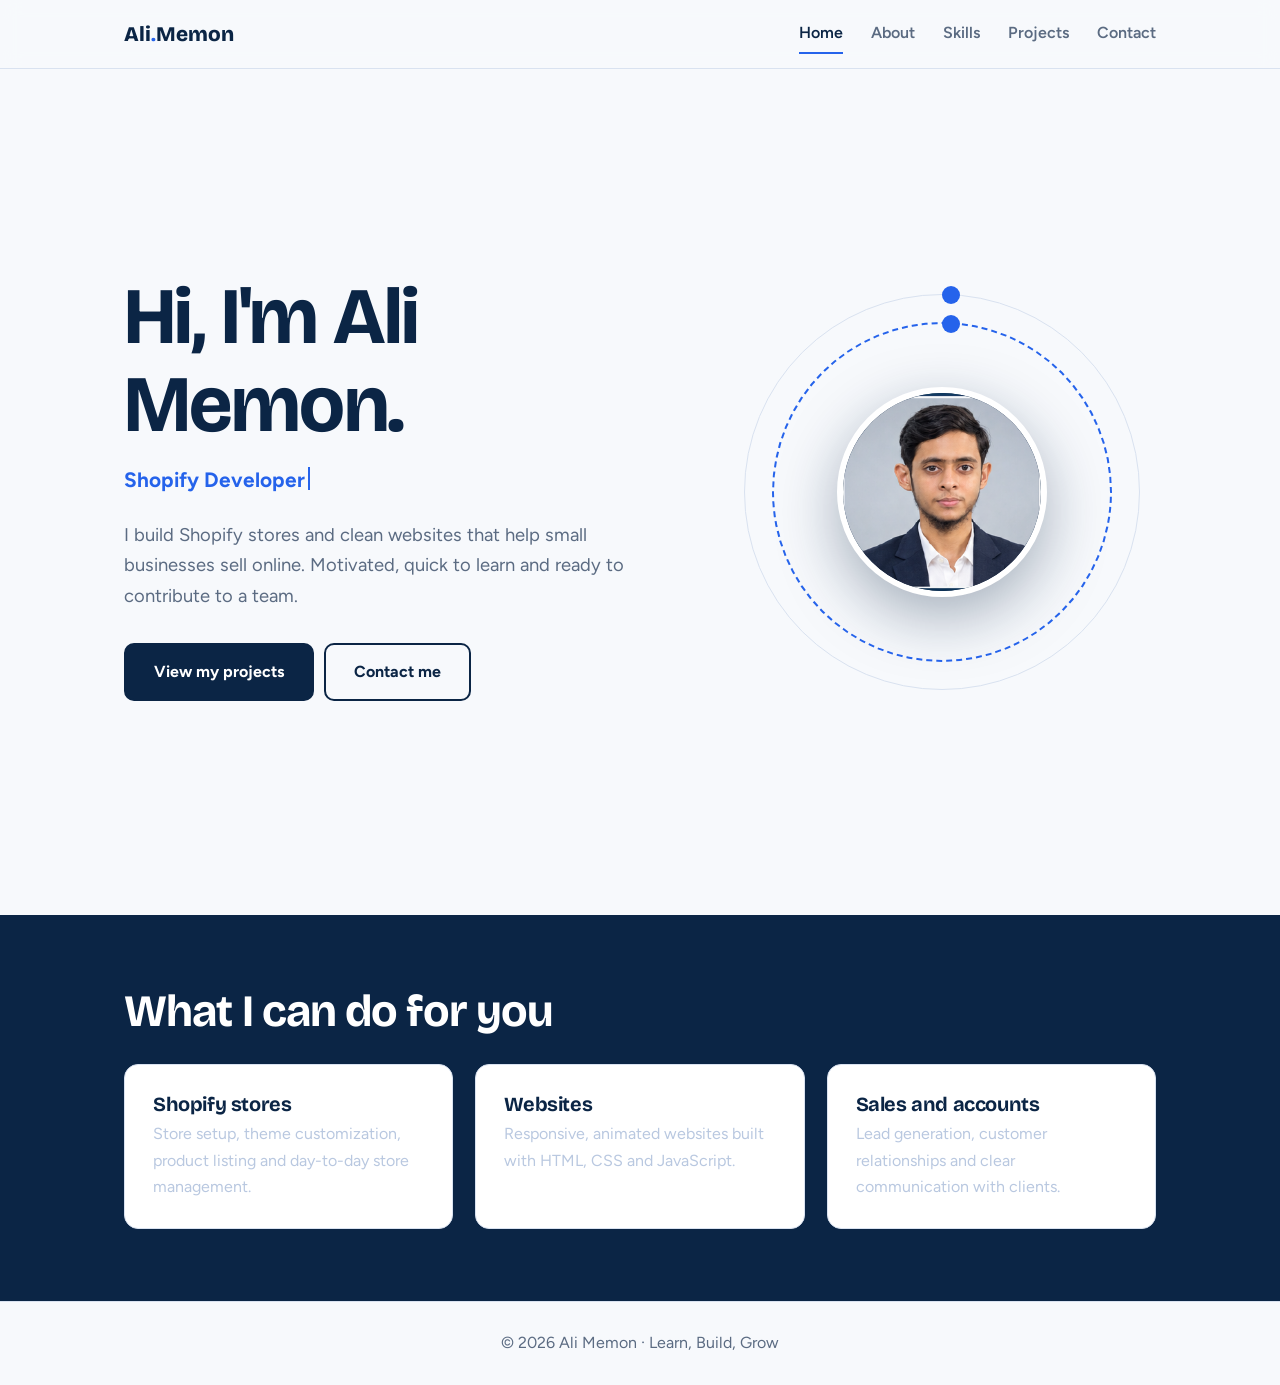
<file: index.html>
<!DOCTYPE html><html lang="en"><head><meta charset="utf-8"><meta name="viewport" content="width=device-width,initial-scale=1">
<title>Home | Ali Memon - Shopify &amp; Web Developer</title><meta name="description" content="Ali Memon - Shopify developer, web developer and sales professional from Pakistan.">
<link rel="preconnect" href="https://fonts.googleapis.com"><link rel="preconnect" href="https://fonts.gstatic.com" crossorigin>
<link href="https://fonts.googleapis.com/css2?family=Bricolage+Grotesque:wght@600;800&family=Figtree:wght@400;600;700&display=swap" rel="stylesheet">
<link rel="stylesheet" href="style.css"></head><body data-page="index.html"><main>
<section class="hero"><div class="wrap"><div>
<h1>Hi, I'm Ali Memon.</h1><div class="type" id="type"></div>
<p class="lead">I build Shopify stores and clean websites that help small businesses sell online. Motivated, quick to learn and ready to contribute to a team.</p>
<a class="btn" href="projects.html">View my projects</a><a class="btn alt" href="contact.html">Contact me</a></div>
<div class="orb"><div class="ring r2"><i></i></div><div class="ring"><i></i></div><div class="core"><img src="photo.png" alt="Ali Memon"></div></div></div></section>
<section class="band"><div class="wrap"><h2 class="rv">What I can do for you</h2><div class="grid">
<div class="card rv"><h3 style="color:#0b2545">Shopify stores</h3><p>Store setup, theme customization, product listing and day-to-day store management.</p></div>
<div class="card rv"><h3 style="color:#0b2545">Websites</h3><p>Responsive, animated websites built with HTML, CSS and JavaScript.</p></div>
<div class="card rv"><h3 style="color:#0b2545">Sales and accounts</h3><p>Lead generation, customer relationships and clear communication with clients.</p></div></div></div></section>
</main><script src="main.js"></script></body></html>
</file>
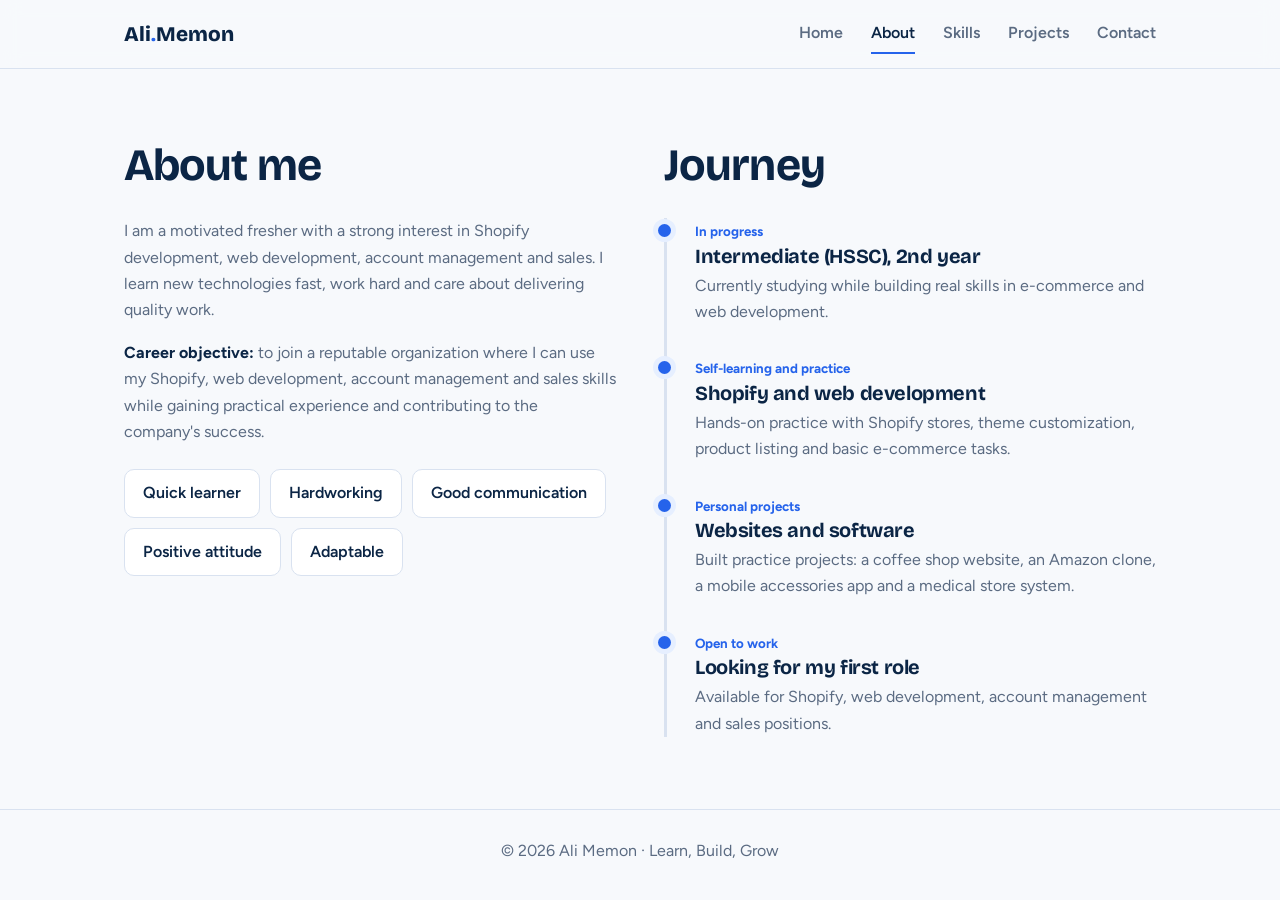
<file: about.html>
<!DOCTYPE html><html lang="en"><head><meta charset="utf-8"><meta name="viewport" content="width=device-width,initial-scale=1">
<title>About | Ali Memon - Shopify &amp; Web Developer</title><meta name="description" content="Ali Memon - Shopify developer, web developer and sales professional from Pakistan.">
<link rel="preconnect" href="https://fonts.googleapis.com"><link rel="preconnect" href="https://fonts.gstatic.com" crossorigin>
<link href="https://fonts.googleapis.com/css2?family=Bricolage+Grotesque:wght@600;800&family=Figtree:wght@400;600;700&display=swap" rel="stylesheet">
<link rel="stylesheet" href="style.css"></head><body data-page="about.html"><main>
<section><div class="wrap two"><div><h2 class="rv">About me</h2>
<p class="rv" style="color:#5b6b82;margin-bottom:16px">I am a motivated fresher with a strong interest in Shopify development, web development, account management and sales. I learn new technologies fast, work hard and care about delivering quality work.</p>
<p class="rv" style="color:#5b6b82;margin-bottom:24px"><b style="color:#0b2545">Career objective:</b> to join a reputable organization where I can use my Shopify, web development, account management and sales skills while gaining practical experience and contributing to the company's success.</p>
<div class="chips rv"><span>Quick learner</span><span>Hardworking</span><span>Good communication</span><span>Positive attitude</span><span>Adaptable</span></div></div>
<div><h2 class="rv">Journey</h2><div class="tl">
<div class="rv"><small>In progress</small><h3>Intermediate (HSSC), 2nd year</h3><p>Currently studying while building real skills in e-commerce and web development.</p></div>
<div class="rv"><small>Self-learning and practice</small><h3>Shopify and web development</h3><p>Hands-on practice with Shopify stores, theme customization, product listing and basic e-commerce tasks.</p></div>
<div class="rv"><small>Personal projects</small><h3>Websites and software</h3><p>Built practice projects: a coffee shop website, an Amazon clone, a mobile accessories app and a medical store system.</p></div>
<div class="rv"><small>Open to work</small><h3>Looking for my first role</h3><p>Available for Shopify, web development, account management and sales positions.</p></div></div></div></div></section>
</main><script src="main.js"></script></body></html>
</file>
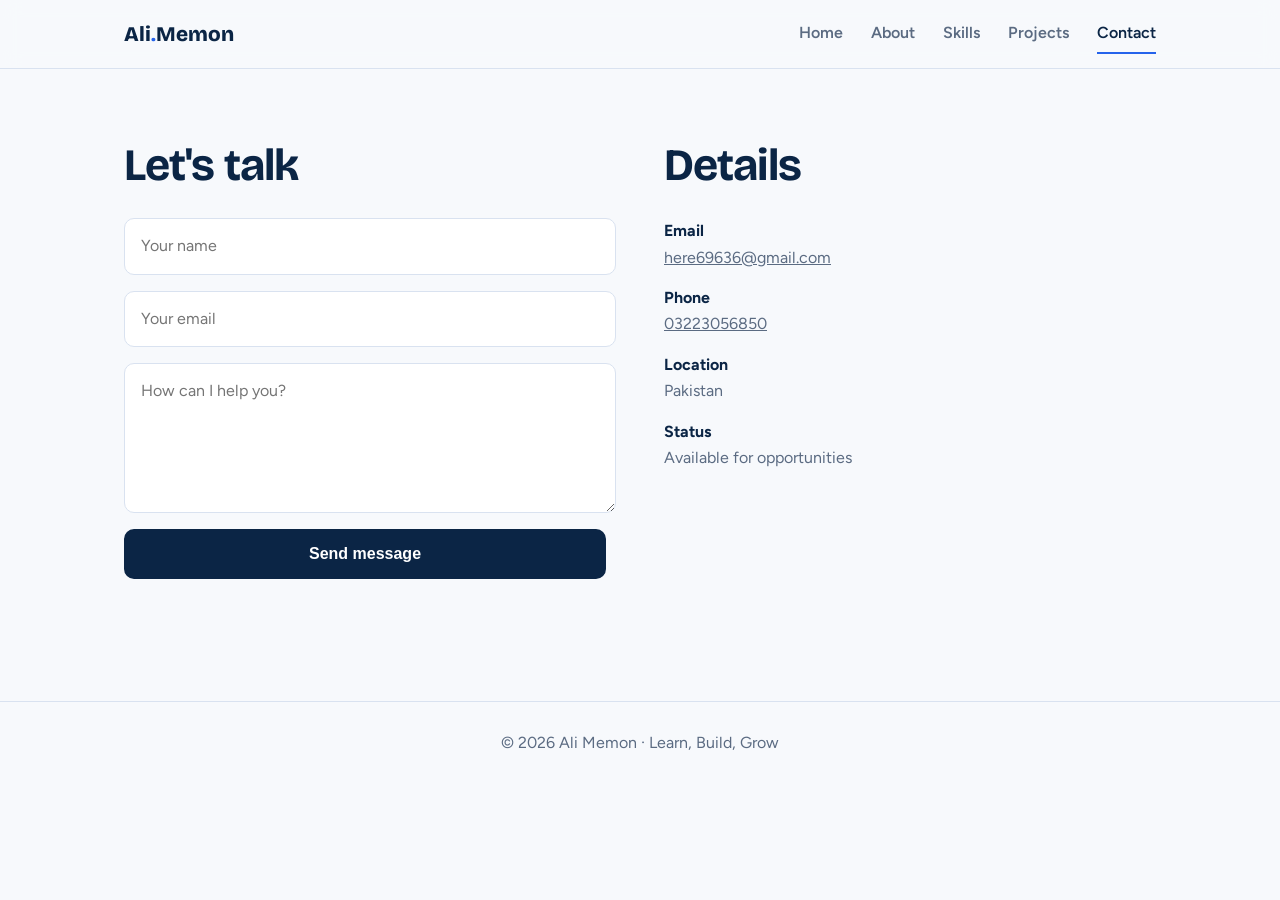
<file: contact.html>
<!DOCTYPE html><html lang="en"><head><meta charset="utf-8"><meta name="viewport" content="width=device-width,initial-scale=1">
<title>Contact | Ali Memon - Shopify &amp; Web Developer</title><meta name="description" content="Ali Memon - Shopify developer, web developer and sales professional from Pakistan.">
<link rel="preconnect" href="https://fonts.googleapis.com"><link rel="preconnect" href="https://fonts.gstatic.com" crossorigin>
<link href="https://fonts.googleapis.com/css2?family=Bricolage+Grotesque:wght@600;800&family=Figtree:wght@400;600;700&display=swap" rel="stylesheet">
<link rel="stylesheet" href="style.css"></head><body data-page="contact.html"><main>
<section><div class="wrap two"><div><h2 class="rv">Let's talk</h2>
<form id="cf" class="rv"><input name="name" placeholder="Your name" required><input name="email" type="email" placeholder="Your email" required>
<input name="_honey" style="display:none" tabindex="-1" autocomplete="off"><textarea name="message" placeholder="How can I help you?" required></textarea>
<button class="btn" type="submit">Send message</button><div id="st" role="status"></div></form></div>
<div class="info rv"><h2>Details</h2><p><b>Email</b><a href="mailto:here69636@gmail.com">here69636@gmail.com</a></p><p><b>Phone</b><a href="tel:03223056850">03223056850</a></p><p><b>Location</b>Pakistan</p><p><b>Status</b>Available for opportunities</p></div></div></section>
</main><script src="main.js"></script></body></html>
</file>
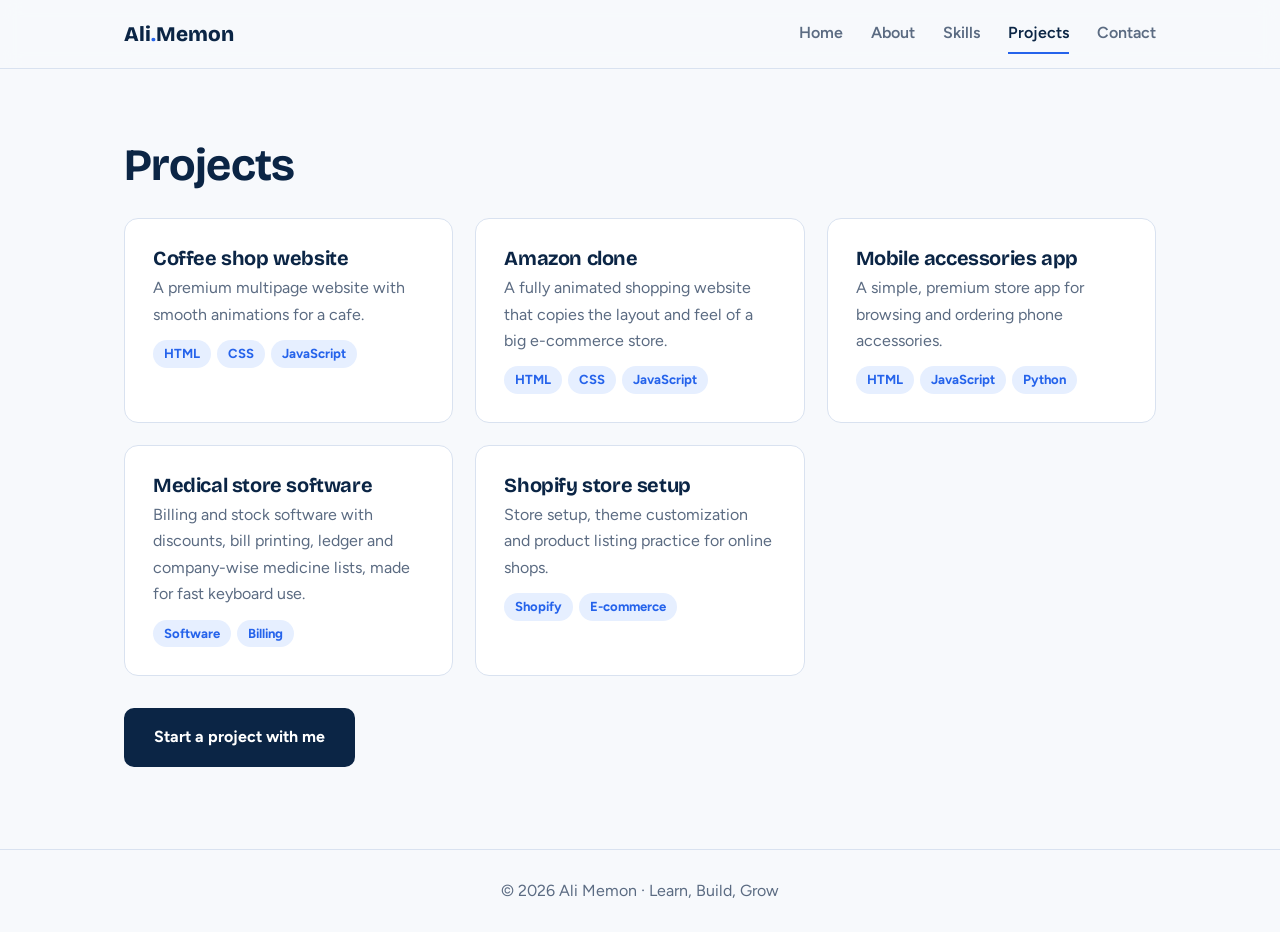
<file: projects.html>
<!DOCTYPE html><html lang="en"><head><meta charset="utf-8"><meta name="viewport" content="width=device-width,initial-scale=1">
<title>Projects | Ali Memon - Shopify &amp; Web Developer</title><meta name="description" content="Ali Memon - Shopify developer, web developer and sales professional from Pakistan.">
<link rel="preconnect" href="https://fonts.googleapis.com"><link rel="preconnect" href="https://fonts.gstatic.com" crossorigin>
<link href="https://fonts.googleapis.com/css2?family=Bricolage+Grotesque:wght@600;800&family=Figtree:wght@400;600;700&display=swap" rel="stylesheet">
<link rel="stylesheet" href="style.css"></head><body data-page="projects.html"><main>
<section><div class="wrap"><h2 class="rv">Projects</h2><div class="grid">
<div class="card rv"><h3>Coffee shop website</h3><p>A premium multipage website with smooth animations for a cafe.</p><span class="tag">HTML</span><span class="tag">CSS</span><span class="tag">JavaScript</span></div>
<div class="card rv"><h3>Amazon clone</h3><p>A fully animated shopping website that copies the layout and feel of a big e-commerce store.</p><span class="tag">HTML</span><span class="tag">CSS</span><span class="tag">JavaScript</span></div>
<div class="card rv"><h3>Mobile accessories app</h3><p>A simple, premium store app for browsing and ordering phone accessories.</p><span class="tag">HTML</span><span class="tag">JavaScript</span><span class="tag">Python</span></div>
<div class="card rv"><h3>Medical store software</h3><p>Billing and stock software with discounts, bill printing, ledger and company-wise medicine lists, made for fast keyboard use.</p><span class="tag">Software</span><span class="tag">Billing</span></div>
<div class="card rv"><h3>Shopify store setup</h3><p>Store setup, theme customization and product listing practice for online shops.</p><span class="tag">Shopify</span><span class="tag">E-commerce</span></div></div>
<p class="rv" style="margin-top:32px"><a class="btn" href="contact.html">Start a project with me</a></p></div></section>
</main><script src="main.js"></script></body></html>
</file>
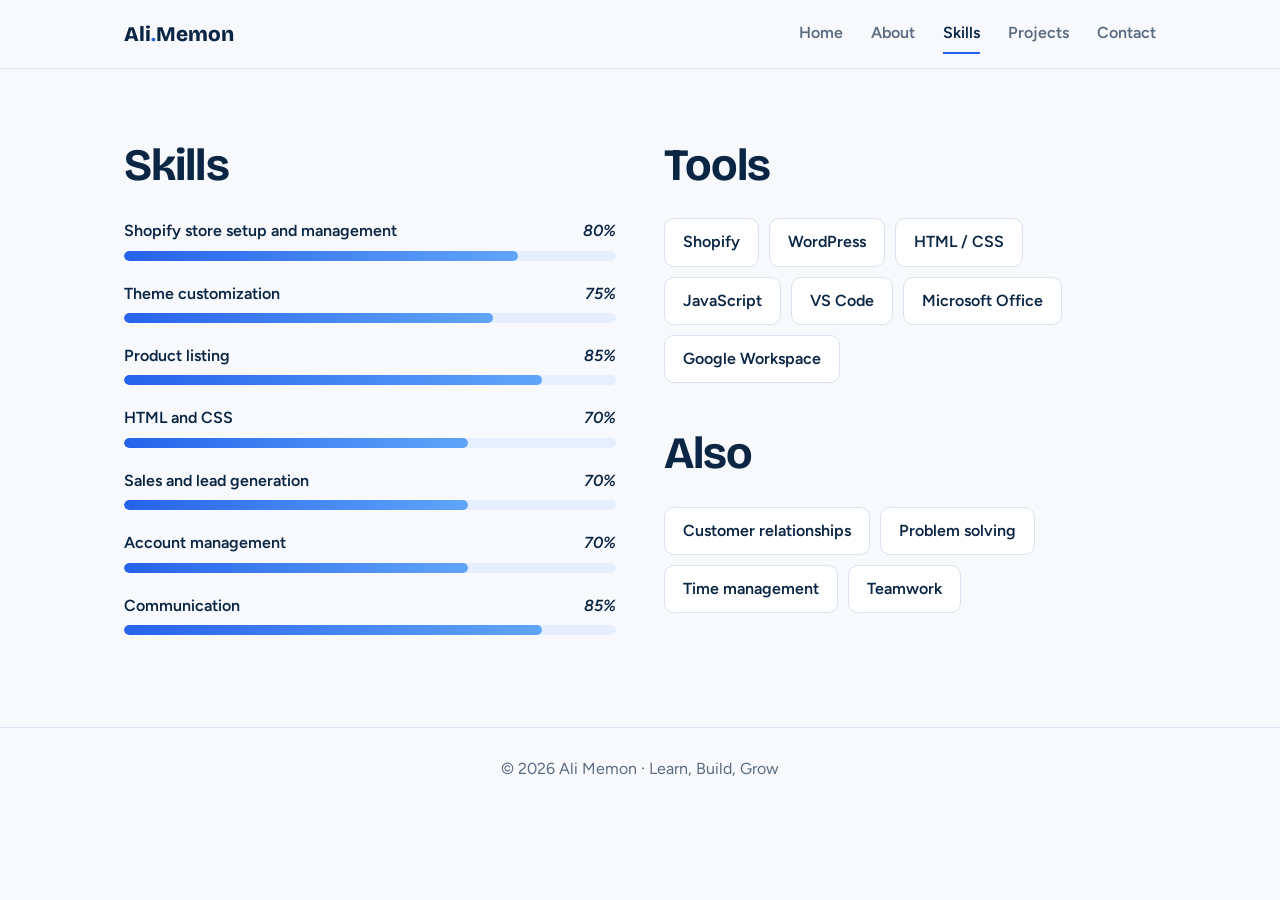
<file: skills.html>
<!DOCTYPE html><html lang="en"><head><meta charset="utf-8"><meta name="viewport" content="width=device-width,initial-scale=1">
<title>Skills | Ali Memon - Shopify &amp; Web Developer</title><meta name="description" content="Ali Memon - Shopify developer, web developer and sales professional from Pakistan.">
<link rel="preconnect" href="https://fonts.googleapis.com"><link rel="preconnect" href="https://fonts.gstatic.com" crossorigin>
<link href="https://fonts.googleapis.com/css2?family=Bricolage+Grotesque:wght@600;800&family=Figtree:wght@400;600;700&display=swap" rel="stylesheet">
<link rel="stylesheet" href="style.css"></head><body data-page="skills.html"><main>
<section><div class="wrap two"><div><h2 class="rv">Skills</h2>
<div class="bar rv"><span>Shopify store setup and management<em>80%</em></span><u><i data-w="80"></i></u></div>
<div class="bar rv"><span>Theme customization<em>75%</em></span><u><i data-w="75"></i></u></div>
<div class="bar rv"><span>Product listing<em>85%</em></span><u><i data-w="85"></i></u></div>
<div class="bar rv"><span>HTML and CSS<em>70%</em></span><u><i data-w="70"></i></u></div>
<div class="bar rv"><span>Sales and lead generation<em>70%</em></span><u><i data-w="70"></i></u></div>
<div class="bar rv"><span>Account management<em>70%</em></span><u><i data-w="70"></i></u></div>
<div class="bar rv"><span>Communication<em>85%</em></span><u><i data-w="85"></i></u></div></div>
<div><h2 class="rv">Tools</h2><div class="chips rv"><span>Shopify</span><span>WordPress</span><span>HTML / CSS</span><span>JavaScript</span><span>VS Code</span><span>Microsoft Office</span><span>Google Workspace</span></div>
<h2 class="rv" style="margin-top:36px">Also</h2><div class="chips rv"><span>Customer relationships</span><span>Problem solving</span><span>Time management</span><span>Teamwork</span></div></div></div></section>
</main><script src="main.js"></script></body></html>
</file>
<file: style.css>
:root{--ink:#0b2545;--blue:#2563eb;--sky:#e6efff;--paper:#f7f9fc;--mute:#5b6b82;--line:#d9e2f0}
*{box-sizing:border-box;margin:0;padding:0}
html{scroll-behavior:smooth}
body{font:16px/1.65 'Figtree',system-ui,sans-serif;color:var(--ink);background:var(--paper);opacity:0;transition:opacity .4s}
body.in{opacity:1}body.out{opacity:0}
h1,h2,h3{font-family:'Bricolage Grotesque','Figtree',sans-serif;line-height:1.1;letter-spacing:-.02em}
a{color:inherit}
.wrap{max-width:1080px;margin:auto;padding:0 24px}
header{position:sticky;top:0;z-index:9;background:rgba(247,249,252,.85);backdrop-filter:blur(10px);border-bottom:1px solid var(--line)}
header .wrap{display:flex;align-items:center;justify-content:space-between;height:68px}
.logo{font:800 1.3rem 'Bricolage Grotesque',sans-serif;text-decoration:none}
.logo b{color:var(--blue)}
nav{display:flex;gap:28px}
nav a{text-decoration:none;font-weight:600;color:var(--mute);padding:6px 0;border-bottom:2px solid transparent;transition:.25s}
nav a:hover,nav a.on{color:var(--ink);border-color:var(--blue)}
#mb{display:none;background:none;border:0;font-size:1.6rem;cursor:pointer;color:var(--ink)}
main{min-height:70vh}
section{padding:72px 0}
h1{font-size:clamp(2.6rem,7vw,5rem)}
h2{font-size:clamp(1.8rem,4vw,2.8rem);margin-bottom:28px}
h3{font-size:1.25rem;margin-bottom:6px}
p.lead{color:var(--mute);font-size:1.15rem;max-width:56ch;margin:20px 0 32px}
.hero .wrap{display:grid;grid-template-columns:1.3fr 1fr;gap:48px;align-items:center;min-height:78vh}
.type{color:var(--blue);font-weight:700;font-size:1.3rem;margin-top:14px;min-height:1.8em}
.type:after{content:'';display:inline-block;width:2px;height:1.1em;background:var(--blue);margin-left:3px;vertical-align:-3px;animation:bl 1s steps(1) infinite}
@keyframes bl{50%{opacity:0}}
.btn{display:inline-block;padding:14px 28px;border-radius:10px;font-weight:700;text-decoration:none;border:2px solid var(--ink);background:var(--ink);color:#fff;cursor:pointer;font-size:1rem;transition:.25s;margin:0 10px 10px 0}
.btn:hover{background:var(--blue);border-color:var(--blue);transform:translateY(-3px)}
.btn.alt{background:transparent;color:var(--ink)}
.btn.alt:hover{background:var(--ink);color:#fff;border-color:var(--ink)}
.orb{position:relative;width:min(340px,80vw);aspect-ratio:1;margin:auto;display:grid;place-items:center}
.orb .core{width:62%;aspect-ratio:1;border-radius:50%;background:var(--ink);color:#fff;display:grid;place-items:center;font:800 4.2rem 'Bricolage Grotesque',sans-serif;box-shadow:0 20px 60px rgba(11,37,69,.35)}
.ring{position:absolute;inset:0;border:2px dashed var(--blue);border-radius:50%;animation:spin 22s linear infinite}
.ring.r2{inset:-28px;border:1px solid var(--line);animation-duration:34s;animation-direction:reverse}
.ring i{position:absolute;top:-9px;left:50%;width:18px;height:18px;border-radius:50%;background:var(--blue)}
@keyframes spin{to{transform:rotate(360deg)}}
.grid{display:grid;grid-template-columns:repeat(auto-fit,minmax(260px,1fr));gap:22px}
.card{background:#fff;border:1px solid var(--line);border-radius:14px;padding:28px;transition:.3s}
.card:hover{transform:translateY(-6px);box-shadow:0 18px 40px rgba(11,37,69,.12);border-color:var(--blue)}
.card p{color:var(--mute)}
.tag{display:inline-block;background:var(--sky);color:var(--blue);font-weight:700;font-size:.82rem;padding:3px 11px;border-radius:99px;margin:12px 6px 0 0}
.band{background:var(--ink);color:#fff}
.band p{color:#b9c8e0}
.tl{border-left:3px solid var(--line);padding-left:28px;display:grid;gap:30px}
.tl div{position:relative}
.tl div:before{content:'';position:absolute;left:-37px;top:6px;width:13px;height:13px;border-radius:50%;background:var(--blue);box-shadow:0 0 0 5px var(--sky)}
.tl small{color:var(--blue);font-weight:700}
.tl p{color:var(--mute)}
.bar{margin-bottom:20px}
.bar span{display:flex;justify-content:space-between;font-weight:600;margin-bottom:6px}
.bar u{display:block;height:10px;background:var(--sky);border-radius:9px;overflow:hidden;text-decoration:none}
.bar i{display:block;height:100%;width:0;background:linear-gradient(90deg,var(--blue),#60a5fa);border-radius:9px;transition:width 1.4s cubic-bezier(.2,.8,.2,1)}
.chips span{display:inline-block;border:1px solid var(--line);background:#fff;border-radius:10px;padding:10px 18px;margin:0 10px 10px 0;font-weight:600}
.two{display:grid;grid-template-columns:1fr 1fr;gap:48px}
form{display:grid;gap:16px}
input,textarea{width:100%;padding:14px 16px;border:1.5px solid var(--line);border-radius:10px;font:inherit;background:#fff;transition:.2s}
input:focus,textarea:focus{outline:none;border-color:var(--blue);box-shadow:0 0 0 4px var(--sky)}
textarea{min-height:150px;resize:vertical}
#st{font-weight:600;min-height:1.5em}
.ok{color:#15803d}.er{color:#b91c1c}
.info p{margin-bottom:14px;color:var(--mute)}.info b{color:var(--ink);display:block}
footer{border-top:1px solid var(--line);padding:28px 0;color:var(--mute);text-align:center}
.rv{opacity:0;transform:translateY(22px);transition:opacity .7s,transform .7s}
.rv.show{opacity:1;transform:none}
:focus-visible{outline:3px solid var(--blue);outline-offset:3px}
@media(max-width:800px){.hero .wrap,.two{grid-template-columns:1fr}#mb{display:block}
nav{display:none;position:absolute;top:68px;left:0;right:0;background:var(--paper);flex-direction:column;padding:18px 24px;gap:14px;border-bottom:1px solid var(--line)}nav.open{display:flex}.orb{order:-1;width:220px}.orb .core{font-size:3rem}}
@media(prefers-reduced-motion:reduce){*{animation:none!important;transition:none!important}.rv{opacity:1;transform:none}body{opacity:1}}
.orb .core{overflow:hidden;border:6px solid #fff}
.orb .core img{width:100%;height:100%;object-fit:cover;object-position:center 20%;display:block}
</file>
